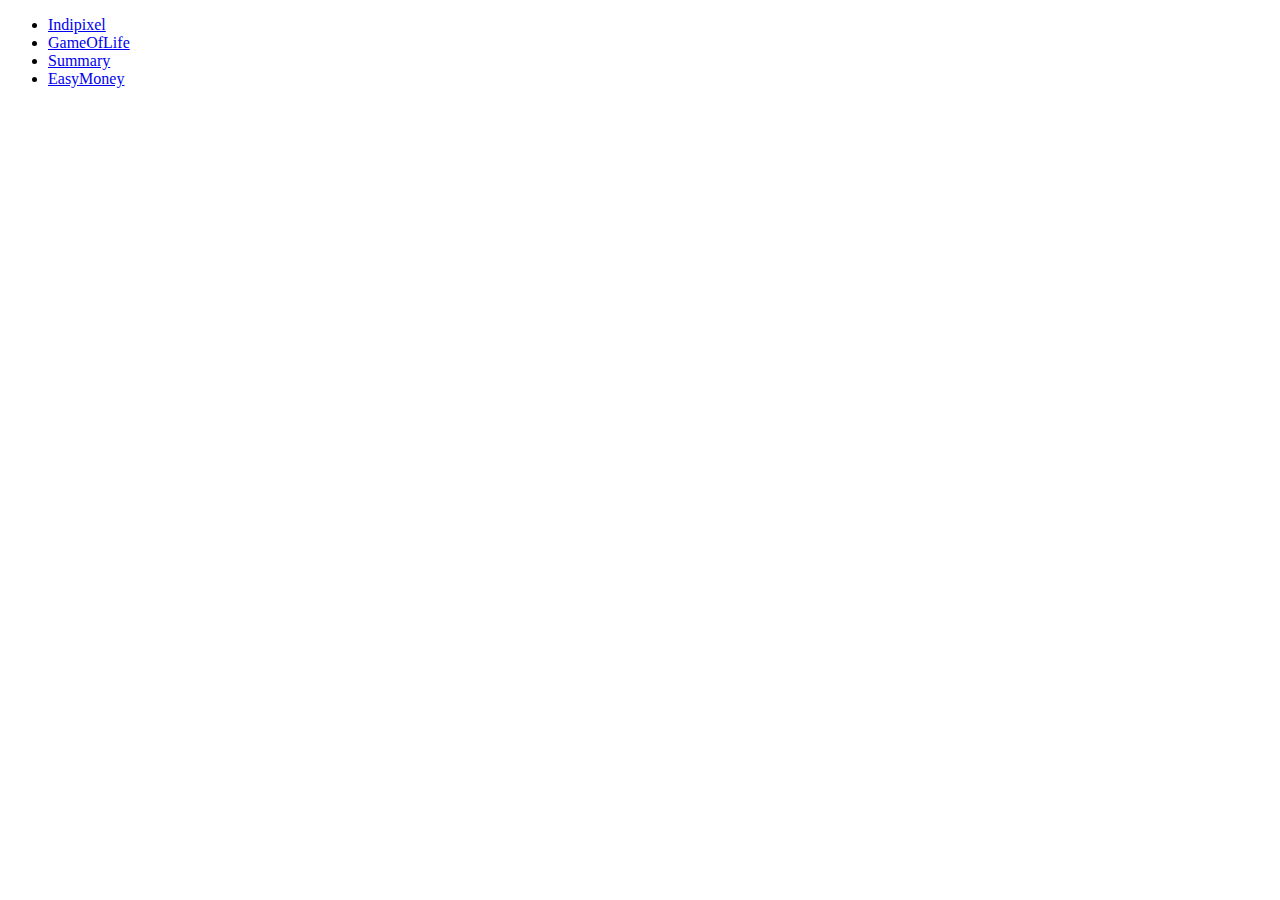
<file: index.html>
<!DOCTYPE html>
<html lang="en">
<head>
    <meta charset="UTF-8">
    <title>Title</title>
</head>
<body>
<ul>
    <li><a href="Indipixel/index.html">Indipixel</a></li>
    <li><a href="GameOfLife/index.html">GameOfLife</a></li>
    <li><a href="Summary/index.html">Summary</a></li>
    <li><a href="EasyMoney/index.html">EasyMoney</a></li>
</ul>
</body>
</html>
</file>
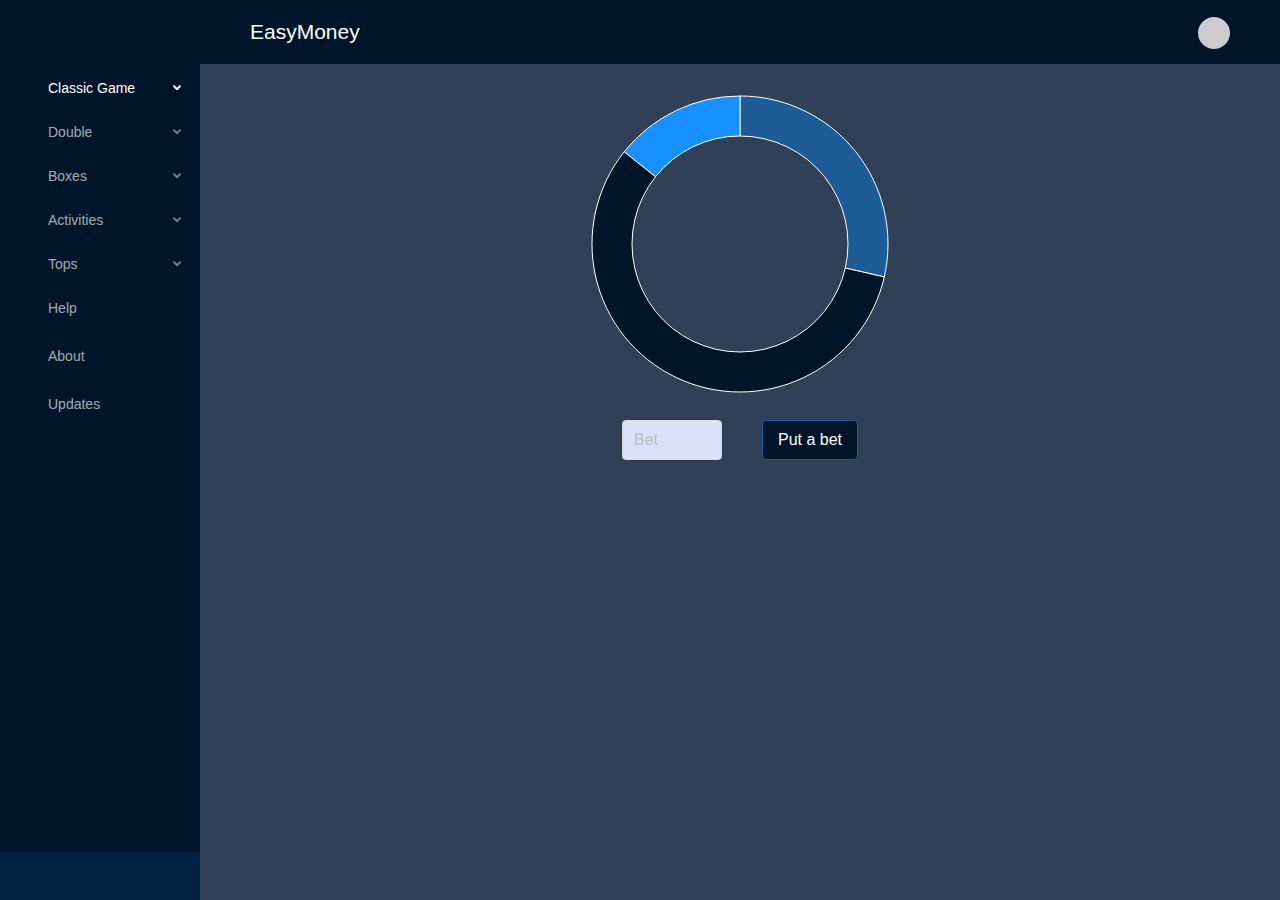
<file: EasyMoney/index.html>
<!DOCTYPE html>
<html lang="en">
<head>
    <meta charset="UTF-8">
    <title>EasyMoney</title>
<link href="./css/vendor.css" rel="stylesheet"><link href="./css/shared.css" rel="stylesheet"><link href="./css/app.css" rel="stylesheet"></head>
<body>
    <div id="root"></div>
<script type="text/javascript" src="./js/manifest-74ad695e38391ce404d9.bundle.js"></script><script type="text/javascript" src="./js/vendor-47f5efb919d34369d7e1.bundle.js"></script><script type="text/javascript" src="./js/shared-88bf49082b0f0b4668c5.bundle.js"></script><script type="text/javascript" src="./js/app-09c522421d4bb5b3e062.bundle.js"></script></body>
</html>
</file>
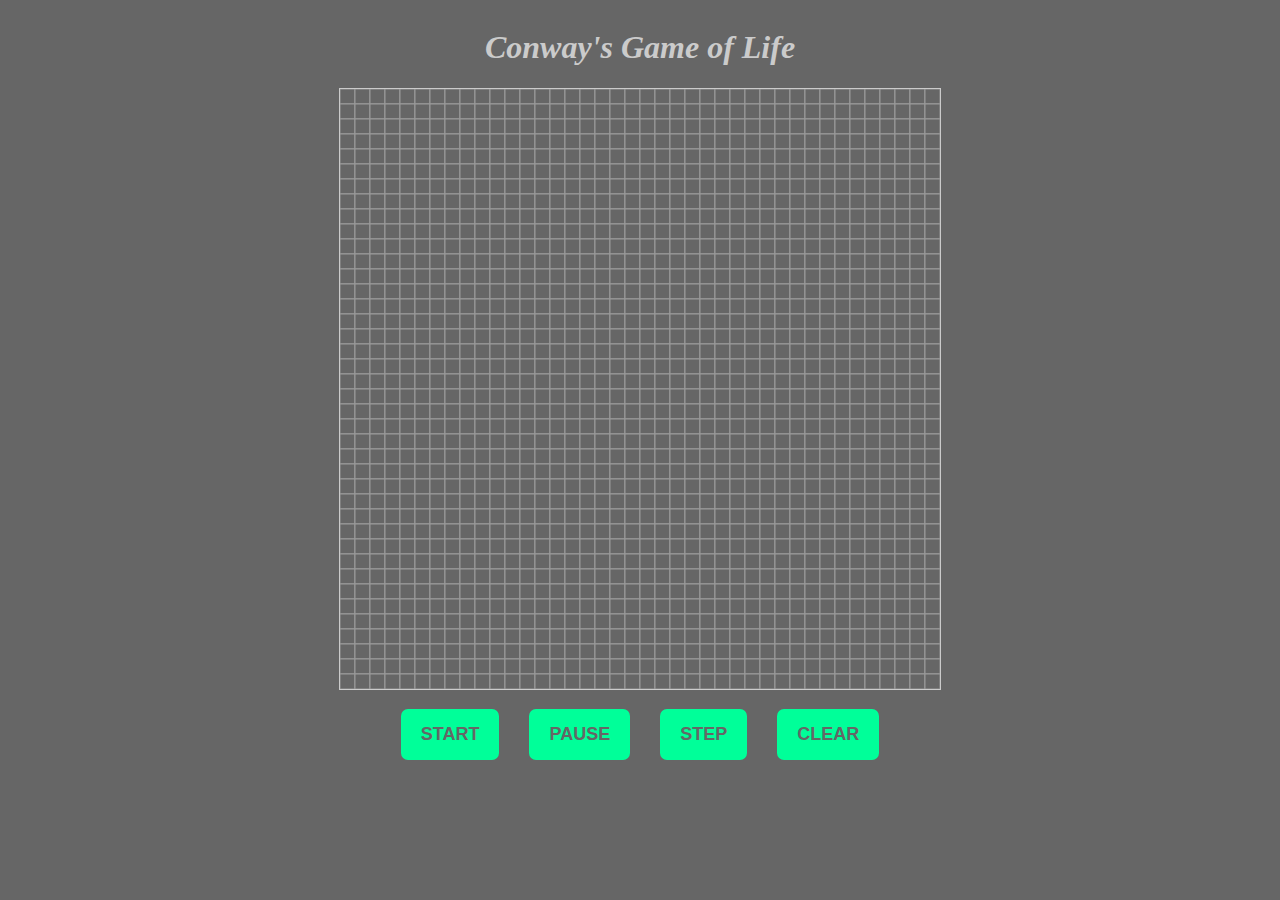
<file: GameOfLife/index.html>
<!DOCTYPE html>
<html lang="ru">
<head>
    <meta charset="UTF-8">
    <meta name="description" content="Conway's Game of Life">
    <meta name="author" content="Manakov Vladislav">
    <title>Game of life</title>
    <link href="main.css" rel="stylesheet">
    <link href="main.css" rel="stylesheet">
</head>
<body><h1 class="game-title">Conway's Game of Life</h1>
<div class="canvas-block">
    <canvas id="action-screen" width="600" height="600"></canvas>
</div>
<div class="action-buttons"><input class="js-start-button action-button" type="button" value="start"><input
        class="js-pause-button action-button" type="button" value="pause" id="pause-button"><input
        class="js-step-button action-button" type="button" value="step"><input class="js-clear-button action-button"
                                                                               type="button" value="clear"></div>
<script src="bundle.js"></script>
<script src="./packages/easeljs-0.8.2.min.js"></script>
<script src="./packages/jquery-3.1.1.min.js"></script>
<script type="text/javascript" src="bundle.js"></script>
</body>
</html>
</file>
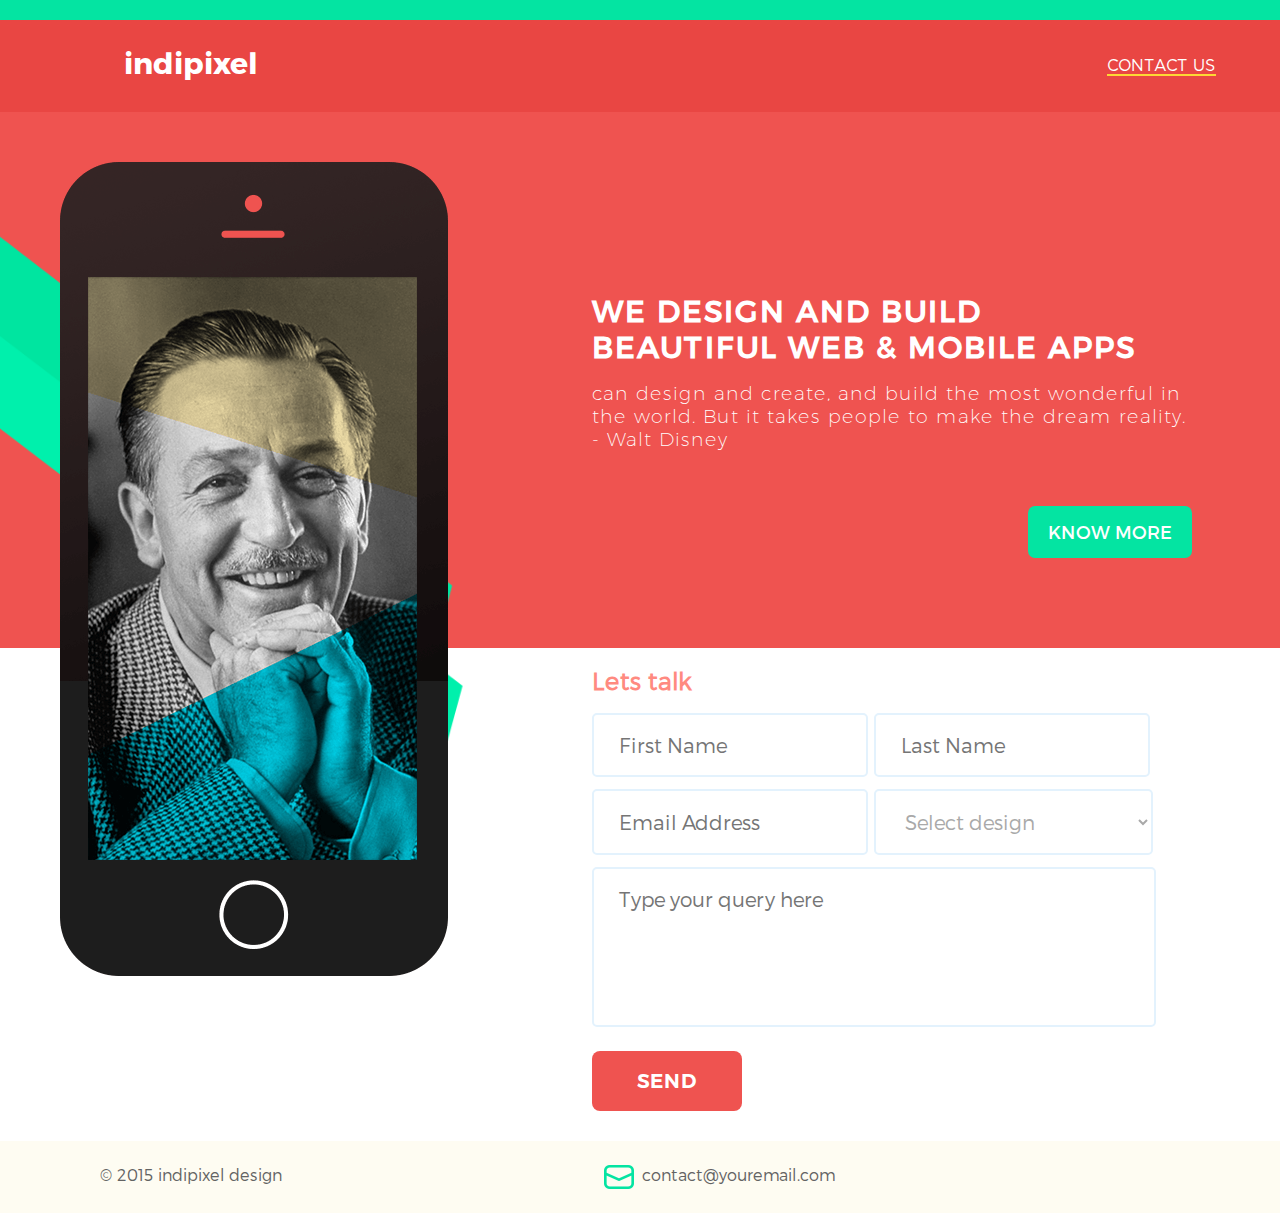
<file: Indipixel/index.html>
<!DOCTYPE html>
<html lang="ru">
<head>
    <meta charset="UTF-8">
    <title>Indipixel</title>
    <meta name="viewport" content="width=device-width" initial-scale="1.0">
    <link href="main.css" rel="stylesheet">
</head>
<body>
<script type="text/javascript" src="main.js"></script>
</body>
<div class="lines"><img class="lines-image" src="./src/_img/lines.png" alt="Green lines"></div>
<div class="wrapper">
    <div class="header">
        <div class="g-container"><span class="header__logo">indipixel</span><a class="header__contact" href="#"><span>Contact us</span></a>
        </div>
    </div>
    <div class="specification">
        <div class="g-container">
            <div class="visual"><img class="phone-image" src="./src/_img/Phone.png" alt="Walt Disney"></div>
            <div class="description">
                <div class="description-right-column"><h1 class="description__tagline">We design and build<br> beautiful
                    web & mobile apps</h1>
                    <p class="description__quote">
                        <You>can design and create, and build the most wonderful</You>
                        <place>in the world. But it takes people to make the dream</place>
                        <a>reality. - Walt Disney</a></p>
                    <a class="description__button">Know more</a></div>
            </div>
        </div>
    </div>
    <div class="request">
        <div class="g-container">
            <div class="clearfix"></div>
            <div class="form"><h2 class="form__head">Lets talk</h2>
                <form class="request-form">
                    <div class="request-form__first-column"><input
                            class="request-form__input request-form_text-input-area" type="text" name="fname"
                            placeholder="First Name" tabindex="1"><input
                            class="request-form__input request-form_text-input-area" type="text" name="lname"
                            placeholder="Last Name" tabindex="2"></div>
                    <div class="request-form__second-column"><input
                            class="request-form__input request-form_text-input-area" type="text" name="mail"
                            placeholder="Email Address" tabindex="3"><select
                            class="request-form__selector request-form_text-input-area" required tabindex="4">
                        <option value="" disabled selected hidden>Select design</option>
                        <option value="1">App design</option>
                    </select></div>
                    <textarea class="request-form__query-area request-form_text-input-area" rows="5"
                              placeholder="Type your query here" tabindex="5"></textarea>
                    <button class="request-form__sender-button request-form_text-input-area" type="submit" value="Send"
                            tabindex="6">Send
                    </button>
                    <div class="clearfix"></div>
                </form>
            </div>
        </div>
    </div>
</div>
<div class="footer">
    <div class="g-container"><span class="footer__copyright">&copy 2015 indipixel design</span>
        <div class="footer__e-mail"><img class="footer__e-mail_logo" src="./src/_img/IconMail.png"><a
                href="mailto:contact@youremail.com">&nbsp;&nbsp;contact@youremail.com</a></div>
    </div>
</div>
</html>
</file>
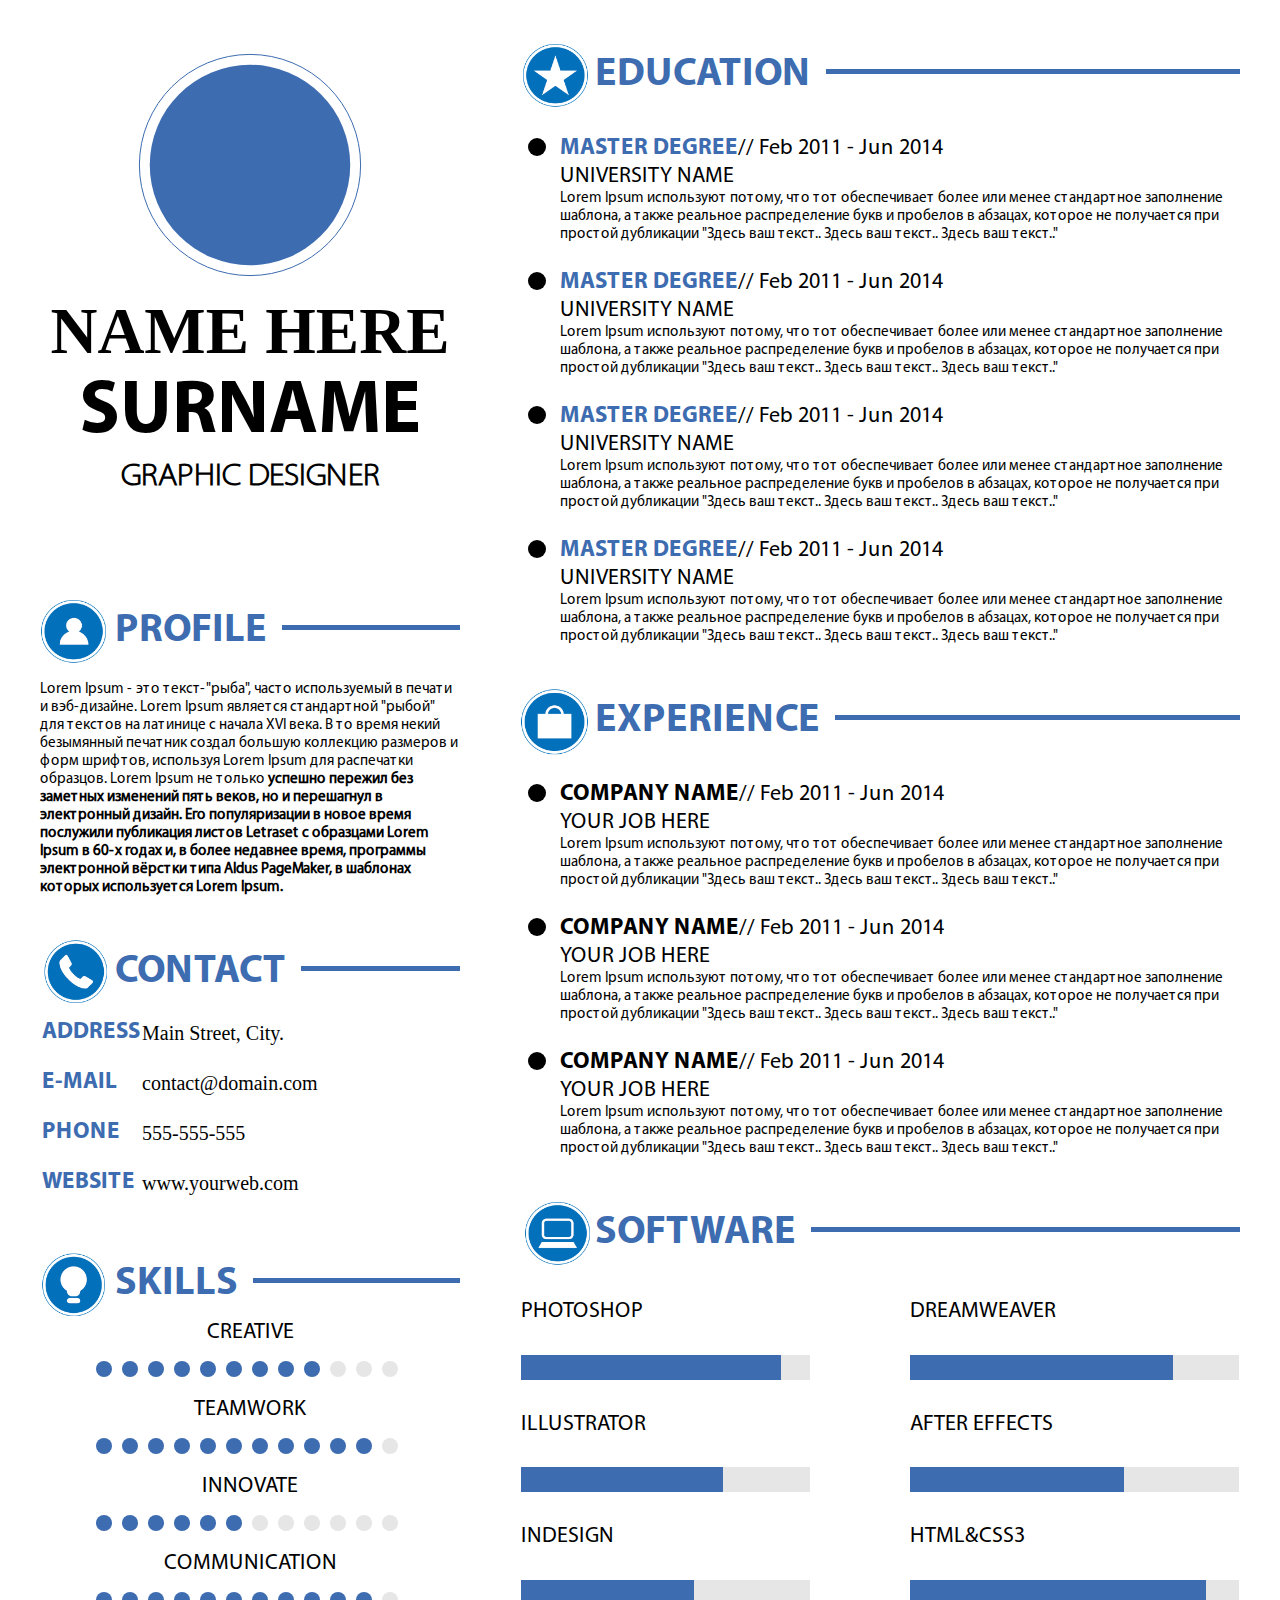
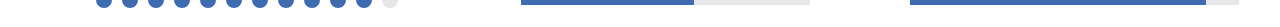
<file: Summary/index.html>
<!DOCTYPE html>
<html lang="ru">
<head>
    <meta charset="UTF-8">
    <title>Summary</title>
    <meta name="viewport" content="width=device-width" initial-scale="1.0">
    <link href="main.css" rel="stylesheet">
</head>
<body>
<div class="g-container">
    <div class="first-column">
        <div class="first-column__frame">
            <svg class="circle">
                <circle r="32%" cx="50%" cy="50%" fill="none" stroke="#3d6cb0"></circle>
                <circle r="29%" cx="50%" cy="50%" fill="#3d6cb0"></circle>
            </svg>
            <h2 class="user-name">name here</h2>
            <h1 class="user-surname">surname</h1><h4 class="user-position">graphic designer</h4></div>
        <div class="first-column__profile"><h3 class="block-title">Profile</h3>
            <p>Lorem Ipsum - это текст-"рыба", часто используемый в печати и вэб-дизайне.
                Lorem Ipsum является стандартной "рыбой" для текстов на латинице с
                начала XVI века. В то время некий безымянный печатник создал большую
                коллекцию размеров и форм шрифтов, используя Lorem Ipsum для распечатки
                образцов. Lorem Ipsum не только <strong>успешно пережил без заметных изменений
                    пять веков, но и перешагнул в электронный дизайн. Его популяризации
                    в новое время послужили публикация листов Letraset с образцами Lorem
                    Ipsum в 60-х годах и, в более недавнее время, программы электронной
                    вёрстки типа Aldus PageMaker, в шаблонах которых используется Lorem Ipsum.</strong></p></div>
        <div class="first-column__contact"><h3 class="block-title">Contact</h3>
            <table>
                <tr class="paragraph">
                    <th class="paragraph__text-header">Address</th>
                    <th class="paragraph__description">Main Street, City.</th>
                </tr>
                <tr class="paragraph">
                    <th class="paragraph__text-header">e-mail</th>
                    <th class="paragraph__description">contact@domain.com</th>
                </tr>
                <tr class="paragraph">
                    <th class="paragraph__text-header">phone</th>
                    <th class="paragraph__description">555-555-555</th>
                </tr>
                <tr class="paragraph">
                    <th class="paragraph__text-header">website</th>
                    <th class="paragraph__description">www.yourweb.com</th>
                </tr>
            </table>
        </div>
        <div class="first-column__skills"><h3 class="block-title">Skills</h3>
            <div class="skill-status"><h4 class="g-subheader">Creative</h4>
                <ul class="marks">
                    <li><span class="marks__mark"></span></li>
                    <li><span class="marks__mark"></span></li>
                    <li><span class="marks__mark"></span></li>
                    <li><span class="marks__mark"></span></li>
                    <li><span class="marks__mark"></span></li>
                    <li><span class="marks__mark"></span></li>
                    <li><span class="marks__mark"></span></li>
                    <li><span class="marks__mark"></span></li>
                    <li><span class="marks__mark"></span></li>
                    <li><span class="marks__mark marks__mark-off"></span></li>
                    <li><span class="marks__mark marks__mark-off"></span></li>
                    <li><span class="marks__mark marks__mark-off"></span></li>
                </ul>
            </div>
            <div class="skill-status"><h4 class="g-subheader">Teamwork</h4>
                <ul class="marks">
                    <li><span class="marks__mark"></span></li>
                    <li><span class="marks__mark"></span></li>
                    <li><span class="marks__mark"></span></li>
                    <li><span class="marks__mark"></span></li>
                    <li><span class="marks__mark"></span></li>
                    <li><span class="marks__mark"></span></li>
                    <li><span class="marks__mark"></span></li>
                    <li><span class="marks__mark"></span></li>
                    <li><span class="marks__mark"></span></li>
                    <li><span class="marks__mark"></span></li>
                    <li><span class="marks__mark"></span></li>
                    <li><span class="marks__mark marks__mark-off"></span></li>
                </ul>
            </div>
            <div class="skill-status"><h4 class="g-subheader">Innovate</h4>
                <ul class="marks">
                    <li><span class="marks__mark"></span></li>
                    <li><span class="marks__mark"></span></li>
                    <li><span class="marks__mark"></span></li>
                    <li><span class="marks__mark"></span></li>
                    <li><span class="marks__mark"></span></li>
                    <li><span class="marks__mark"></span></li>
                    <li><span class="marks__mark marks__mark-off"></span></li>
                    <li><span class="marks__mark marks__mark-off"></span></li>
                    <li><span class="marks__mark marks__mark-off"></span></li>
                    <li><span class="marks__mark marks__mark-off"></span></li>
                    <li><span class="marks__mark marks__mark-off"></span></li>
                    <li><span class="marks__mark marks__mark-off"></span></li>
                </ul>
            </div>
            <div class="skill-status"><h4 class="g-subheader">Communication</h4>
                <ul class="marks">
                    <li><span class="marks__mark"></span></li>
                    <li><span class="marks__mark"></span></li>
                    <li><span class="marks__mark"></span></li>
                    <li><span class="marks__mark"></span></li>
                    <li><span class="marks__mark"></span></li>
                    <li><span class="marks__mark"></span></li>
                    <li><span class="marks__mark"></span></li>
                    <li><span class="marks__mark"></span></li>
                    <li><span class="marks__mark"></span></li>
                    <li><span class="marks__mark"></span></li>
                    <li><span class="marks__mark"></span></li>
                    <li><span class="marks__mark marks__mark-off"></span></li>
                </ul>
            </div>
        </div>
    </div>
    <div class="second-column">
        <div class="second-column__education"><h3 class="block-title">Education</h3>
            <ul>
                <li>
                    <div class="paragraph">
                        <h4>
                            <div class="paragraph__circle"></div>
                            <span class="paragraph__text-header">Master Degree</span><span class="paragraph__date">// Feb 2011 - Jun 2014</span>
                        </h4>
                        <h4 class="g-subheader">University name</h4>
                        <p>Lorem Ipsum используют потому, что тот обеспечивает более
                            или менее стандартное заполнение шаблона, а также реальное распределение
                            букв и пробелов в абзацах, которое не получается при простой дубликации
                            "Здесь ваш текст.. Здесь ваш текст.. Здесь ваш текст.."</p></div>
                </li>
                <li>
                    <div class="paragraph">
                        <h4>
                            <div class="paragraph__circle"></div>
                            <span class="paragraph__text-header">Master Degree</span><span class="paragraph__date">// Feb 2011 - Jun 2014</span>
                        </h4>
                        <h4 class="g-subheader">University name</h4>
                        <p>Lorem Ipsum используют потому, что тот обеспечивает более
                            или менее стандартное заполнение шаблона, а также реальное распределение
                            букв и пробелов в абзацах, которое не получается при простой дубликации
                            "Здесь ваш текст.. Здесь ваш текст.. Здесь ваш текст.."</p></div>
                </li>
                <li>
                    <div class="paragraph">
                        <h4>
                            <div class="paragraph__circle"></div>
                            <span class="paragraph__text-header">Master Degree</span><span class="paragraph__date">// Feb 2011 - Jun 2014</span>
                        </h4>
                        <h4 class="g-subheader">University name</h4>
                        <p>Lorem Ipsum используют потому, что тот обеспечивает более
                            или менее стандартное заполнение шаблона, а также реальное распределение
                            букв и пробелов в абзацах, которое не получается при простой дубликации
                            "Здесь ваш текст.. Здесь ваш текст.. Здесь ваш текст.."</p></div>
                </li>
                <li>
                    <div class="paragraph">
                        <h4>
                            <div class="paragraph__circle"></div>
                            <span class="paragraph__text-header">Master Degree</span><span class="paragraph__date">// Feb 2011 - Jun 2014</span>
                        </h4>
                        <h4 class="g-subheader">University name</h4>
                        <p>Lorem Ipsum используют потому, что тот обеспечивает более
                            или менее стандартное заполнение шаблона, а также реальное распределение
                            букв и пробелов в абзацах, которое не получается при простой дубликации
                            "Здесь ваш текст.. Здесь ваш текст.. Здесь ваш текст.."</p></div>
                </li>
            </ul>
        </div>
        <div class="second-column__experience"><h3 class="block-title">Experience</h3>
            <ul>
                <li>
                    <div class="paragraph">
                        <h4>
                            <div class="paragraph__circle"></div>
                            <span class="paragraph__text-header">Company name</span><span class="paragraph__date">// Feb 2011 - Jun 2014</span>
                        </h4>
                        <h4 class="g-subheader">Your job here</h4>
                        <p>Lorem Ipsum используют потому, что тот обеспечивает более
                            или менее стандартное заполнение шаблона, а также реальное распределение
                            букв и пробелов в абзацах, которое не получается при простой дубликации
                            "Здесь ваш текст.. Здесь ваш текст.. Здесь ваш текст.."</p></div>
                </li>
                <li>
                    <div class="paragraph">
                        <h4>
                            <div class="paragraph__circle"></div>
                            <span class="paragraph__text-header">Company name</span><span class="paragraph__date">// Feb 2011 - Jun 2014</span>
                        </h4>
                        <h4 class="g-subheader">Your job here</h4>
                        <p>Lorem Ipsum используют потому, что тот обеспечивает более
                            или менее стандартное заполнение шаблона, а также реальное распределение
                            букв и пробелов в абзацах, которое не получается при простой дубликации
                            "Здесь ваш текст.. Здесь ваш текст.. Здесь ваш текст.."</p></div>
                </li>
                <li>
                    <div class="paragraph">
                        <h4>
                            <div class="paragraph__circle"></div>
                            <span class="paragraph__text-header">Company name</span><span class="paragraph__date">// Feb 2011 - Jun 2014</span>
                        </h4>
                        <h4 class="g-subheader">Your job here</h4>
                        <p>Lorem Ipsum используют потому, что тот обеспечивает более
                            или менее стандартное заполнение шаблона, а также реальное распределение
                            букв и пробелов в абзацах, которое не получается при простой дубликации
                            "Здесь ваш текст.. Здесь ваш текст.. Здесь ваш текст.."</p></div>
                </li>
            </ul>
        </div>
        <div class="second-column__software"><h3 class="block-title">Software</h3>
            <table class="software-bars">
                <tr class="bar">
                    <th class="bar__left"><h4 class="g-subheader">Photoshop</h4>
                        <div class="gray-bar">
                            <div class="blue-bar"></div>
                        </div>
                    </th>
                    <th class="bar__right"><h4 class="g-subheader">Dreamweaver</h4>
                        <div class="gray-bar">
                            <div class="blue-bar dreamweaver"></div>
                        </div>
                    </th>
                </tr>
                <tr class="bar">
                    <th class="bar__left"><h4 class="g-subheader">Illustrator</h4>
                        <div class="gray-bar">
                            <div class="blue-bar illustrator"></div>
                        </div>
                    </th>
                    <th class="bar__right"><h4 class="g-subheader">After effects</h4>
                        <div class="gray-bar">
                            <div class="blue-bar after-effects"></div>
                        </div>
                    </th>
                </tr>
                <tr class="bar">
                    <th class="bar__left"><h4 class="g-subheader">Indesign</h4>
                        <div class="gray-bar">
                            <div class="blue-bar indesign"></div>
                        </div>
                    </th>
                    <th class="bar__right"><h4 class="g-subheader">HTML&amp;CSS3</h4>
                        <div class="gray-bar">
                            <div class="blue-bar"></div>
                        </div>
                    </th>
                </tr>
            </table>
        </div>
    </div>
</div>
<script type="text/javascript" src="main.js"></script>
</body>
</html>
</file>
<file: EasyMoney/css/shared.css>
.header {
  display: -ms-flexbox;
  display: flex;
  -ms-flex-pack: justify;
      justify-content: space-between; }
  .header__brand {
    cursor: pointer;
    color: #fff; }
.geosuggest {
  position: relative;
  width: 100%;
  text-align: left; }

.geosuggest__suggests {
  position: absolute;
  z-index: 5;
  top: 100%;
  right: 0;
  left: 0;
  overflow-x: hidden;
  overflow-y: auto;
  max-height: 25em;
  margin-top: -2px;
  padding: 0;
  list-style: none;
  transition: max-height 0.2s, border 0.2s;
  border: 1px solid black;
  border-top: none;
  background: #fff; }

ul.geosuggest__suggestsempty,
.geosuggest__suggests--hidden {
  overflow: hidden;
  max-height: 0;
  border-width: 0; }

.geosuggest__suggests--hidden {
  overflow: hidden;
  max-height: 0;
  border-width: 0; }

/**
 * A geosuggest item
 */
.geosuggest__item {
  padding: 0.5em 0.65em;
  cursor: pointer;
  font-size: 1rem; }

.geosuggest__itemhover,
.geosuggest__itemfocus {
  background: #f5f5f5; }

.geosuggest__item--active {
  color: #fff;
  background: #267dc0; }

.geosuggest__item--activehover,
.geosuggest__item--activefocus {
  background: #ccc; }

html {
  color: #272727;
  background: white;
  font-family: Arial, sans-serif;
  font-size: 14px; }

body {
  margin: 0;
  padding: 0;
  font-size: 1rem; }

a {
  text-decoration: none;
  color: #272727; }
  a:hover {
    text-decoration: none;
    color: #171717; }
  a:focus {
    text-decoration: none;
    color: #272727; }

html,
body,
#root {
  height: 100%; }
</file>
<file: EasyMoney/css/app.css>
.content {
  display: -ms-flexbox;
  display: flex;
  -ms-flex-direction: column;
      flex-direction: column;
  padding-top: 30px;
  -ms-flex-pack: center;
      justify-content: center; }
  .content__pie-chart {
    display: -ms-flexbox;
    display: flex;
    -ms-flex-pack: center;
        justify-content: center; }
  .content__bet {
    display: -ms-flexbox;
    display: flex;
    margin-bottom: 20px;
    -ms-flex-pack: center;
        justify-content: center; }
.index-page {
  padding: 0 20px; }
  .index-page__description {
    font-size: 18px; }
  .index-page__tool {
    margin-left: 10px; }
  .index-page__content {
    max-width: 60%;
    margin: 0 auto; }
  .index-page__github-icon {
    margin-right: 10px; }
.application {
  height: 100%; }
</file>
<file: GameOfLife/main.css>
body {
  display: flex;
  flex-direction: column;
  align-items: center;
  background-color: #666;
}
.game-title {
  font-style: italic;
  color: #cbcbcb;
}
.action-button {
  margin: 15px;
  color: #666;
  font-weight: bold;
  text-transform: uppercase;
  font-size: 18px;
  padding: 15px 20px;
  border-radius: 7px;
  background: #0f9;
  border: none;
  cursor: pointer;
}
.action-button:hover {
  background: #00a866;
}
canvas {
  display: inline-block;
  border: solid 1px #cbcbcb;
}

/*# sourceMappingURL=main.css.map*/
</file>
<file: Indipixel/main.css>
@charset "UTF-8";
.bold,
.header__logo {
  font-family: MontserratBold, "Eras Bold ITC", serif;
}
.gotham,
.header__contact {
  font-family: GothamBookRegular, "Eras Medium ITC", serif;
}
.light,
.form__head,
.request-form_text-input-area,
.footer__copyright,
.footer__e-mail {
  font-family: MontserratLight, "Eras Light ITC", serif;
}
.regular,
.description__tagline,
.description__button {
  font-family: MontserratRegular, "Eras Medium ITC", serif;
}
.semibold,
.request-form__sender-button {
  font-family: MontserratSemiBold, "Eras Bold ITC", serif;
}
.ultral,
.description__quote {
  font-family: MontserratUltraLight, "Eras Light ITC", serif;
}
html,
body {
  height: 100%;
  margin: 0;
  display: flex;
  flex-direction: column;
}
.wrapper {
  flex: 1 0 auto;
}
.clearfix {
  clear: both;
}
@media screen and (max-width: 1000px) {
  .request .clearfix {
    display: none;
  }
}
.g-container {
  max-width: 1200px;
  margin: 0 auto;
  display: flex;
  justify-content: space-between;
}
@media screen and (max-width: 1000px) {
  .g-container {
    width: auto;
    margin: 0 auto;
  }
}
@media screen and (max-width: 500px) {
  .g-container {
    width: auto;
    margin: 0 auto;
  }
}
.specification {
  background-color: #ef5350;
  height: auto;
  color: #fff;
  z-index: -1;
}
@media screen and (max-width: 1000px) {
  .specification {
    padding-left: 10%;
  }
}
@media screen and (max-width: 500px) {
  .specification {
    padding-left: 3%;
  }
}
.request {
  background-color: #fff;
  height: auto;
}
@media screen and (max-width: 1000px) {
  .request {
    padding-left: 10%;
  }
}
@media screen and (max-width: 500px) {
  .request {
    padding-left: 2%;
  }
}
.footer {
  background-color: #fefcf2;
  height: auto;
  font-size: 16px;
  color: #636363;
  flex: 0 0 auto;
}
@media screen and (max-width: 1000px) {
  .footer {
    padding-left: 10%;
  }
}
@media screen and (max-width: 500px) {
  .footer {
    padding-left: 1%;
    font-size: 11px;
    color: #636363;
  }
}
@media screen and (max-width: 1000px) {
  .lines__line-2 {
    display: none;
  }
}
.header {
  border-top: 20px solid #04e4a2;
  width: 100%;
  color: #fff;
  background-color: #e94643;
}
@media screen and (max-width: 500px) {
  .header {
    border-top: 10px solid #04e4a2;
  }
}
.header__logo {
  margin-top: 2%;
  margin-bottom: 2%;
  margin-left: 7%;
  font-size: 30px;
  cursor: default;
}
@media screen and (max-width: 500px) {
  .header__logo {
    font-size: 20px;
    padding-left: 5%;
  }
}
.header__contact {
  font-size: 16px;
  margin-top: 3%;
  margin-bottom: 3%;
  margin-right: 2%;
  text-transform: uppercase;
  color: #fff;
  border-bottom: 2px solid #fdd835;
  text-decoration: none;
}
@media screen and (max-width: 500px) {
  .header__contact {
    font-size: 10px;
  }
}
.header__contact:hover {
  border-bottom: 2px solid #fda020;
}
.phone-image {
  position: absolute;
  max-width: 100%;
  padding-top: 3.9%;
  padding-left: 20px;
  height: auto;
  z-index: 1;
}
@media screen and (max-width: 1000px) {
  .specification img {
    display: none;
  }
}
.description {
  display: flex;
  flex-direction: column;
  width: 50%;
  margin-right: 4%;
  line-height: 1.2;
  margin-top: 15%;
}
@media screen and (max-width: 1000px) {
  .description {
    text-align: center;
    width: 100%;
  }
}
.description__tagline {
  margin: 0;
  text-transform: uppercase;
  letter-spacing: 2px;
  font-size: 30px;
}
@media screen and (max-width: 1000px) {
  .description__tagline {
    margin-top: 15%;
  }
}
@media screen and (max-width: 500px) {
  .description__tagline {
    font-size: 20px;
    margin: 0;
    padding: 1%;
  }
}
.description__quote {
  font-size: 19px;
  letter-spacing: 1px;
}
@media screen and (max-width: 500px) {
  .description__quote {
    font-size: 12px;
    padding-left: 1%;
  }
}
.description__button {
  float: right;
  color: #fff;
  margin-top: 6%;
  text-transform: uppercase;
  font-size: 18px;
  padding: 15px 20px;
  border-radius: 7px;
  background: #04e4a2;
  border: none;
  outline: none;
  cursor: pointer;
  margin-bottom: 15%;
}
@media screen and (max-width: 1000px) {
  .description__button {
    margin-bottom: 5%;
  }
}
@media screen and (max-width: 500px) {
  .description__button {
    margin-top: 1.5%;
    font-size: 11px;
    padding: 11px 15px;
  }
}
.form {
  display: flex;
  flex-direction: column;
  width: 50%;
  padding-right: 4%;
}
@media screen and (max-width: 1000px) {
  .form {
    width: 100%;
    align-items: center;
  }
}
@media screen and (max-width: 500px) {
  .form {
    padding-right: 1%;
    padding-left: 1%;
    width: 100%;
    align-items: flex-start;
  }
}
.form__head {
  margin-top: 3%;
  margin-bottom: 2%;
  color: #ff8a80;
}
@media screen and (max-width: 500px) {
  .form__head {
    font-size: 18px;
  }
}
.request-form {
  display: flex;
  flex-direction: column;
}
@media screen and (max-width: 500px) {
  .request-form {
    flex-direction: column;
  }
}
.request-form__first-column {
  display: flex;
}
@media screen and (max-width: 500px) {
  .request-form__first-column {
    display: block;
  }
}
.request-form__second-column {
  display: flex;
}
@media screen and (max-width: 500px) {
  .request-form__second-column {
    display: block;
  }
}
.request-form_text-input-area {
  color: #636363;
  font-size: 20px;
  padding: 18px 25px;
  line-height: 1.2;
  border-radius: 5px;
  border: 2px solid #e3f2fd;
  margin-top: 1%;
  margin-bottom: 1%;
  margin-right: 1%;
}
@media screen and (max-width: 500px) {
  .request-form_text-input-area {
    font-size: 12px;
    padding: 4px;
  }
}
.request-form__selector {
  width: 46.5%;
  height: auto;
  background: #fff;
}
@media screen and (max-width: 1000px) {
  .request-form__selector {
    width: 90%;
    margin-right: 1%;
  }
}
@media screen and (max-width: 500px) {
  .request-form__selector {
    width: 302px;
    height: 37px;
    display: block;
    font-size: 12px;
    padding: 4px;
  }
}
.request-form__selector:required:invalid {
  color: #a9a9a9;
}
.request-form__selector option {
  color: #636363;
}
.request-form__input {
  width: 37%;
  height: auto;
}
@media screen and (max-width: 1000px) {
  .request-form__input {
    width: 80%;
    margin-right: 1%;
    margin-bottom: 1%;
  }
}
@media screen and (max-width: 500px) {
  .request-form__input {
    width: 290px;
    font-size: 12px;
    height: 30px;
    padding: 4px;
  }
}
.request-form__query-area {
  width: 85%;
  height: auto;
  resize: none;
}
@media screen and (max-width: 1000px) {
  .request-form__query-area {
    width: 90%;
  }
}
@media screen and (max-width: 500px) {
  .request-form__query-area {
    max-width: 100%;
    width: 290px;
    margin-bottom: 10px;
    display: block;
    font-size: 12px;
    padding: 4px;
  }
}
.request-form__sender-button {
  max-width: 25%;
  float: right;
  text-transform: uppercase;
  font-size: 20px;
  padding: 14px auto;
  border-radius: 8px;
  background: #ef5350;
  border: none;
  color: #fff;
  outline: none;
  cursor: pointer;
  margin-bottom: 5%;
  margin-top: 3%;
}
@media screen and (max-width: 1000px) {
  .request-form__sender-button {
    float: left;
  }
}
@media screen and (max-width: 500px) {
  .request-form__sender-button {
    font-size: 12px;
    padding: 12px 27px;
    float: left;
  }
}
.footer__copyright {
  padding-top: 2%;
  padding-bottom: 2%;
  padding-left: 5%;
}
@media screen and (max-width: 500px) {
  .footer__copyright {
    padding-left: 1%;
  }
}
.footer__e-mail {
  display: flex;
  width: 50%;
  padding-top: 2%;
  padding-bottom: 2%;
  padding-right: 3%;
}
.footer__e-mail a {
  color: #636363;
  text-decoration: none;
}
@media screen and (max-width: 500px) {
  .footer__e-mail {
    width: 55%;
    padding-right: 0;
  }
}
@media screen and (max-width: 500px) {
  .footer__e-mail_logo {
    width: 20px;
    height: 15px;
  }
}
.lines-image {
  position: absolute;
  top: -305px;
  left: calc(50vw - 1450px);
  max-width: 100%;
  z-index: 0;
}
@media screen and (max-width: 1000px) {
  .lines-image {
    display: none;
  }
}
@font-face {
  font-family: 'GothamBookRegular';
  src: url(./src/fonts/GothamBookRegular.eot);
  src: url(./src/fonts/GothamBookRegular.eot) format('embedded-opentype'), url(./src/fonts/GothamBookRegular.woff2) format('woff2'), url(./src/fonts/GothamBookRegular.woff) format('woff'), url(./src/fonts/GothamBookRegular.ttf) format('truetype'), url(./src/fonts/GothamBookRegular.svg#GothamBookRegular) format('svg');
}
@font-face {
  font-family: 'MontserratBold';
  src: url(./src/fonts/MontserratBold.eot);
  src: url(./src/fonts/MontserratBold.eot) format('embedded-opentype'), url(./src/fonts/MontserratBold.woff2) format('woff2'), url(./src/fonts/MontserratBold.woff) format('woff'), url(./src/fonts/MontserratBold.ttf) format('truetype'), url(./src/fonts/MontserratBold.svg#MontserratBold) format('svg');
}
@font-face {
  font-family: 'MontserratLight';
  src: url(./src/fonts/MontserratLight.eot);
  src: url(./src/fonts/MontserratLight.eot) format('embedded-opentype'), url(./src/fonts/MontserratLight.woff2) format('woff2'), url(./src/fonts/MontserratLight.woff) format('woff'), url(./src/fonts/MontserratLight.ttf) format('truetype'), url(./src/fonts/MontserratLight.svg#MontserratLight) format('svg');
}
@font-face {
  font-family: 'MontserratRegular';
  src: url(./src/fonts/MontserratRegular.eot);
  src: url(./src/fonts/MontserratRegular.eot) format('embedded-opentype'), url(./src/fonts/MontserratRegular.woff2) format('woff2'), url(./src/fonts/MontserratRegular.woff) format('woff'), url(./src/fonts/MontserratRegular.ttf) format('truetype'), url(./src/fonts/MontserratRegular.svg#MontserratRegular) format('svg');
}
@font-face {
  font-family: 'MontserratSemiBold';
  src: url(./src/fonts/MontserratSemiBold.eot);
  src: url(./src/fonts/MontserratSemiBold.eot) format('embedded-opentype'), url(./src/fonts/MontserratSemiBold.woff2) format('woff2'), url(./src/fonts/MontserratSemiBold.woff) format('woff'), url(./src/fonts/MontserratSemiBold.ttf) format('truetype'), url(./src/fonts/MontserratSemiBold.svg#MontserratSemiBold) format('svg');
}
@font-face {
  font-family: 'MontserratUltraLight';
  src: url(./src/fonts/MontserratUltraLight.eot);
  src: url(./src/fonts/MontserratUltraLight.eot) format('embedded-opentype'), url(./src/fonts/MontserratUltraLight.woff2) format('woff2'), url(./src/fonts/MontserratUltraLight.woff) format('woff'), url(./src/fonts/MontserratUltraLight.ttf) format('truetype'), url(./src/fonts/MontserratUltraLight.svg#MontserratUltraLight) format('svg');
}
</file>
<file: Summary/main.css>
@charset "UTF-8";
.bold,
.block-title,
.user-surname,
.user-position,
.paragraph__text-header {
  font-family: "MyriadProBold", "Eras Bold ITC", serif;
}
.light,
.user-position {
  font-family: "MyriadProLightSemiExtended_31641", "Eras Light ITC", serif;
}
.regular,
.first-column__profile p,
.g-subheader,
.description,
.paragraph__date,
.second-column__education p,
.second-column__experience p {
  font-family: "MyriadProRegular", "Eras Medium ITC", serif;
}
html {
  height: auto;
}
body {
  width: 100%;
  height: auto;
  margin: 0;
}
.g-container {
  max-width: 1200px;
  margin: 0 auto;
}
.first-column {
  width: 35%;
  float: left;
}
@media screen and (max-width: 850px) {
  .first-column {
    width: auto;
    padding-left: 10px;
    padding-right: 10px;
  }
}
.second-column {
  margin-left: 40%;
}
@media screen and (max-width: 850px) {
  .second-column {
    margin: 0;
    padding-left: 10px;
    padding-right: 10px;
    float: left;
  }
}
.paragraph__text-header {
  margin: 0;
  font-size: 23px;
  overflow: hidden;
  color: #3d6cb0;
  text-transform: uppercase;
}
.g-subheader {
  font-size: 22px;
  text-transform: uppercase;
  font-weight: 300;
}
.block-title {
  font-size: 40px;
  overflow: hidden;
  color: #3d6cb0;
  background: #fff;
  text-transform: uppercase;
  margin-bottom: 0;
  vertical-align: middle;
}
/*icons and lines*/
.icon,
.block-title:before {
  content: "";
  display: inline-block;
  width: 70px;
  height: 70px;
  background: url(./src/img/sprite.png) no-repeat center center;
  vertical-align: middle;
  margin-right: 5px;
  background-size: cover;
  background-origin: border-box;
}
.first-column__profile h3:before {
  background-position: 0 0;
}
.first-column__contact h3:before {
  background-position: -83px 0;
}
.first-column__skills h3:before {
  background-position: -171px 0;
}
.second-column__education h3:before {
  background-position: -259px 0;
}
.second-column__experience h3:before {
  background-position: -355px 0;
}
.second-column__software h3:before {
  background-position: -447px 0;
}
.line,
.block-title:after {
  display: inline-block;
  content: "";
  height: 5px;
  width: 100%;
  vertical-align: 23%;
  background: #3d6cb0;
  margin-right: -100%;
  margin-left: 15px;
}
@media screen and (max-width: 850px) {
  .line,
  .block-title:after {
    display: none;
  }
}
.first-column__frame {
  display: block;
  width: 100%;
  text-align: center;
  text-transform: uppercase;
}
.circle {
  width: 100%;
  min-height: 250px;
  max-height: 460px;
}
@media screen and (max-width: 850px) {
  .circle {
    width: auto;
  }
}
.user-surname {
  font-size: 75px;
  margin: 0;
}
@media screen and (max-width: 850px) {
  .user-surname {
    font-size: 55px;
  }
}
.user-name {
  font-size: 65px;
  margin: 0;
}
@media screen and (max-width: 850px) {
  .user-name {
    font-size: 45px;
  }
}
.user-position {
  font-size: 30px;
  margin-top: 0;
  margin-bottom: 100px;
}
@media screen and (max-width: 850px) {
  .user-position {
    font-size: 15px;
  }
}
.first-column__contact table th {
  text-align: left;
  padding: 10px 0;
}
.paragraph__description {
  padding-left: 50px;
  font-size: 20px;
  font-weight: 300;
}
@media screen and (max-width: 850px) {
  .first-column__contact table {
    display: flex;
    justify-content: center;
  }
}
.first-column__profile p {
  font-size: 15px;
  line-height: 1.2;
}
.first-column__skills .g-subheader {
  display: flex;
  justify-content: center;
  margin: 0;
}
.marks {
  margin: 0;
  text-align: center;
  padding: 15px;
}
.marks li {
  display: inline-block;
}
.marks__mark {
  display: block;
  width: 16px;
  height: 16px;
  border-radius: 50%;
  background: #3d6cb0;
  margin-right: 6px;
}
.marks__mark-off {
  background: #e6e6e6;
}
.second-column__education ul {
  margin: 0;
  list-style: none;
}
.paragraph__circle {
  margin-left: -32px;
  margin-top: 3px;
  position: absolute;
  width: 18px;
  height: 18px;
  background: #000;
  -moz-border-radius: 50px;
  -webkit-border-radius: 50px;
  border-radius: 9px;
}
.paragraph {
  margin-top: 25px;
}
.paragraph__date {
  font-size: 22px;
  font-weight: 300;
}
@media screen and (max-width: 850px) {
  .paragraph__date {
    font-size: 15px;
  }
}
.second-column__education li span,
.second-column__education li h4 {
  margin: 0;
}
.second-column__education li p {
  margin: 0;
  font-size: 15px;
}
.second-column__experience ul {
  margin: 0;
  list-style: none;
}
.paragraph__circle {
  margin-left: -32px;
  margin-top: 3px;
  position: absolute;
  width: 18px;
  height: 18px;
  background: #000;
  -moz-border-radius: 50px;
  -webkit-border-radius: 50px;
  border-radius: 9px;
}
.paragraph {
  margin-top: 25px;
}
.paragraph__date {
  font-size: 22px;
  font-weight: 300;
}
@media screen and (max-width: 850px) {
  .paragraph__date {
    font-size: 15px;
  }
}
.second-column__experience li span,
.second-column__experience li h4 {
  margin: 0;
}
.second-column__experience li p {
  margin: 0;
  font-size: 15px;
}
.second-column__experience .paragraph__text-header {
  color: #000;
}
.software-bars {
  border-collapse: collapse;
  border-spacing: 40px 0;
  width: 100%;
  text-align: left;
  margin-bottom: 15px;
}
.bar__left {
  padding-right: 50px;
}
@media screen and (max-width: 850px) {
  .bar__left {
    padding-right: 10px;
  }
}
.bar__right {
  padding-left: 50px;
}
@media screen and (max-width: 850px) {
  .bar__right {
    padding-left: 10px;
  }
}
.gray-bar {
  background: #e6e6e6;
  height: 25px;
}
.gray-bar .blue-bar {
  float: left;
  background: #3d6cb0;
  width: 90%;
  height: 25px;
}
.gray-bar .dreamweaver {
  width: 80%;
}
.gray-bar .illustrator {
  width: 70%;
}
.gray-bar .after-effects {
  width: 65%;
}
.gray-bar .indesign {
  width: 60%;
}
@font-face {
  font-family: 'MyriadProBold';
  src: url(./src/fonts/MyriadProBold.eot);
  src: url(./src/fonts/MyriadProBold.eot) format('embedded-opentype'), url(./src/fonts/MyriadProBold.woff2) format('woff2'), url(./src/fonts/MyriadProBold.woff) format('woff'), url(./src/fonts/MyriadProBold.ttf) format('truetype'), url(./src/fonts/MyriadProBold.svg#MyriadProBold) format('svg');
}
@font-face {
  font-family: 'MyriadProLightSemiExtended_31641';
  src: url(./src/fonts/MyriadProLightSemiExtended_31641.eot);
  src: url(./src/fonts/MyriadProLightSemiExtended_31641.eot) format('embedded-opentype'), url(./src/fonts/MyriadProLightSemiExtended_31641.woff2) format('woff2'), url(./src/fonts/MyriadProLightSemiExtended_31641.woff) format('woff'), url(./src/fonts/MyriadProLightSemiExtended_31641.ttf) format('truetype'), url(./src/fonts/MyriadProLightSemiExtended_31641.svg#MyriadProLightSemiExtended_31641) format('svg');
}
@font-face {
  font-family: 'MyriadProRegular';
  src: url(./src/fonts/MyriadProRegular.eot);
  src: url(./src/fonts/MyriadProRegular.eot) format('embedded-opentype'), url(./src/fonts/MyriadProRegular.woff2) format('woff2'), url(./src/fonts/MyriadProRegular.woff) format('woff'), url(./src/fonts/MyriadProRegular.ttf) format('truetype'), url(./src/fonts/MyriadProRegular.svg#MyriadProRegular) format('svg');
}
</file>
